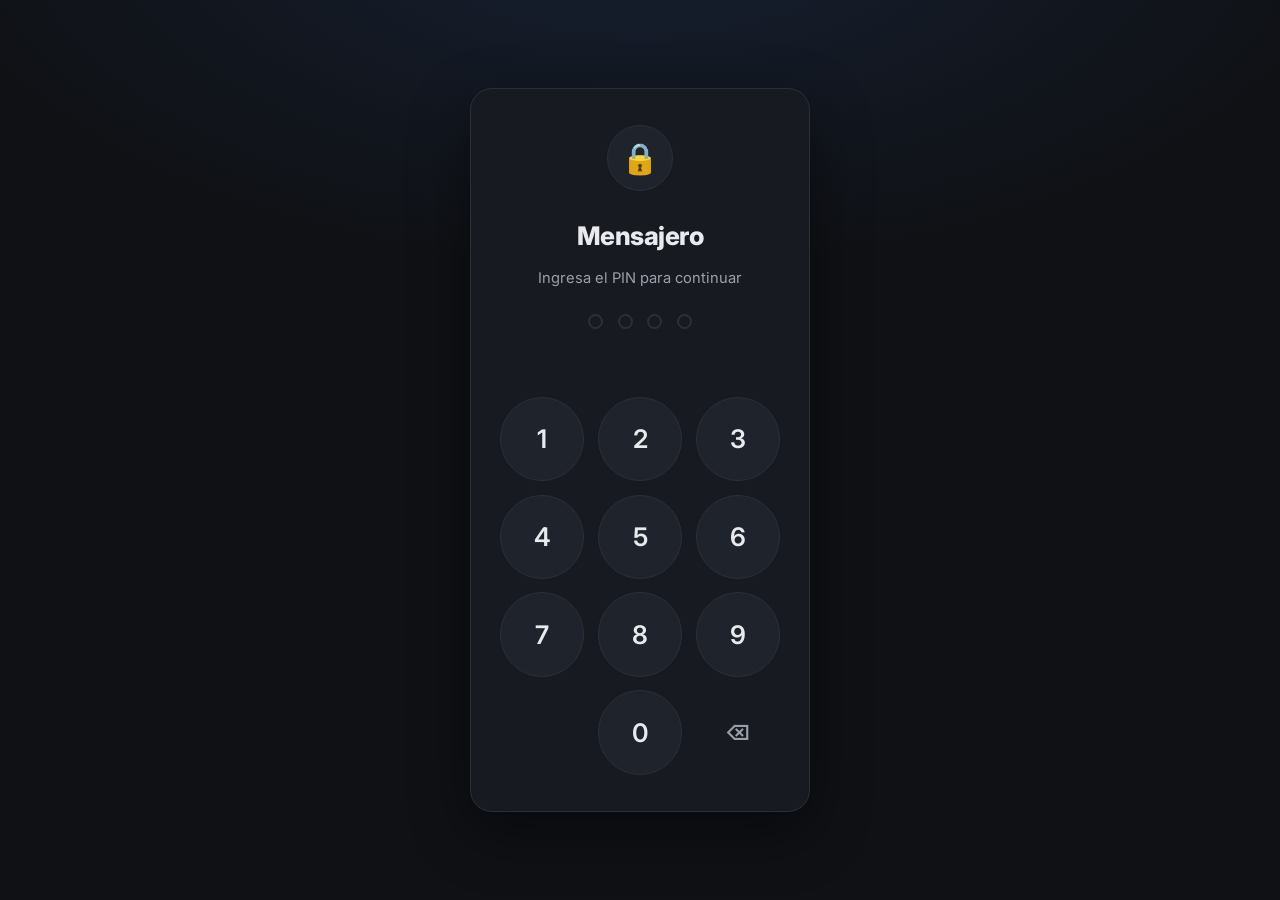
<file: index.html>
<!DOCTYPE html>
<html lang="es">
  <head>
    <meta charset="UTF-8" />
    <meta name="viewport" content="width=device-width, initial-scale=1.0" />
    <title>Mensajero</title>

    <link rel="preconnect" href="https://fonts.googleapis.com" />
    <link rel="preconnect" href="https://fonts.gstatic.com" crossorigin />
    <link
      href="https://fonts.googleapis.com/css2?family=Inter:wght@400;600;700;800&display=swap"
      rel="stylesheet"
    />
    <link rel="stylesheet" href="style.css" />
  </head>
  <body>
    <!-- ==================== Overlay de PIN ==================== -->
    <div id="pinOverlay" class="pin-overlay">
      <div class="pin-caja">
        <span class="pin-caja__icono">🔒</span>
        <h1 class="pin-caja__titulo">Mensajero</h1>
        <p class="pin-caja__subtitulo">Ingresa el PIN para continuar</p>

        <!-- Indicador visual de dígitos -->
        <div id="pinPuntos" class="pin-puntos">
          <span class="pin-punto"></span>
          <span class="pin-punto"></span>
          <span class="pin-punto"></span>
          <span class="pin-punto"></span>
        </div>

        <p id="pinError" class="pin-error"></p>

        <!-- Teclado numérico -->
        <div class="pin-teclado">
          <button class="pin-tecla" data-n="1">1</button>
          <button class="pin-tecla" data-n="2">2</button>
          <button class="pin-tecla" data-n="3">3</button>
          <button class="pin-tecla" data-n="4">4</button>
          <button class="pin-tecla" data-n="5">5</button>
          <button class="pin-tecla" data-n="6">6</button>
          <button class="pin-tecla" data-n="7">7</button>
          <button class="pin-tecla" data-n="8">8</button>
          <button class="pin-tecla" data-n="9">9</button>
          <span></span><!-- celda vacía para centrar el 0 -->
          <button class="pin-tecla" data-n="0">0</button>
          <button class="pin-tecla pin-tecla--borrar" id="pinBorrar">⌫</button>
        </div>
      </div>
    </div>

    <!-- ==================== Contenido principal (oculto hasta PIN correcto) ==================== -->
    <main id="contenidoPrincipal" class="inicio" style="display:none">
      <!-- Botón para cerrar sesión y volver a la pantalla del PIN -->
      <button id="btnLogout" class="inicio__logout" type="button">
        🔒 Cerrar sesión
      </button>

      <h1 class="inicio__titulo">Mensajero</h1>
      <p class="inicio__subtitulo">
        Escribe en un dispositivo y muéstralo en grande en otro, en tiempo real.
      </p>

      <div class="inicio__botones">
        <a class="tarjeta-rol" href="emisor.html">
          <span class="tarjeta-rol__icono">✍️</span>
          <span>Soy Emisor</span>
          <span class="tarjeta-rol__desc">Escribo el mensaje</span>
        </a>

        <a class="tarjeta-rol" href="receptor.html">
          <span class="tarjeta-rol__icono">📺</span>
          <span>Soy Receptor</span>
          <span class="tarjeta-rol__desc">Muestro el mensaje</span>
        </a>
      </div>
    </main>

    <script>
      // -----------------------------------------------------------------------
      //  PIN de acceso
      //  Se guarda en sessionStorage para que no pida el PIN en cada página
      //  dentro de la misma sesión del navegador, pero sí al abrir una
      //  nueva pestaña/ventana.
      //
      //  Nota de seguridad: en una app 100% estática el PIN vive en el código
      //  fuente y cualquiera que inspeccione el JS lo puede ver. Esta barrera
      //  detiene el acceso casual, no a alguien determinado a saltársela.
      // -----------------------------------------------------------------------

      // Hash SHA-256 del PIN "6927" generado offline.
      // Para cambiarlo: SHA-256("nuevo_pin") y reemplaza este valor.
      const PIN_HASH = "e04b14da018be71fa605fa5c8b38a8db00836c4bd09bcedb225ce071b36f98f3";

      // Función de hash SHA-256 usando la Web Crypto API nativa (sin librerías).
      async function sha256(texto) {
        const datos = new TextEncoder().encode(texto);
        const buffer = await crypto.subtle.digest("SHA-256", datos);
        return Array.from(new Uint8Array(buffer))
          .map((b) => b.toString(16).padStart(2, "0"))
          .join("");
      }

      const overlay   = document.getElementById("pinOverlay");
      const contenido = document.getElementById("contenidoPrincipal");
      const puntos    = document.querySelectorAll(".pin-punto");
      const errorEl   = document.getElementById("pinError");
      const borrarBtn = document.getElementById("pinBorrar");

      let entrada = "";
      const LONGITUD = 4;

      // Si ya autenticó en esta sesión, mostramos directamente el contenido.
      if (sessionStorage.getItem("msg_auth") === "1") {
        overlay.style.display = "none";
        contenido.style.display = "";
      }

      function actualizarPuntos() {
        puntos.forEach((p, i) => {
          p.classList.toggle("activo", i < entrada.length);
        });
      }

      async function verificarPin() {
        const hash = await sha256(entrada);
        if (hash === PIN_HASH) {
          sessionStorage.setItem("msg_auth", "1");
          overlay.style.display = "none";
          contenido.style.display = "";
        } else {
          // Sacudimos los puntos y mostramos error.
          const puntosEl = document.getElementById("pinPuntos");
          puntosEl.classList.add("shake");
          setTimeout(() => puntosEl.classList.remove("shake"), 450);
          errorEl.textContent = "PIN incorrecto. Intenta de nuevo.";
          entrada = "";
          actualizarPuntos();
        }
      }

      function agregarDigito(d) {
        if (entrada.length >= LONGITUD) return;
        errorEl.textContent = "";
        entrada += d;
        actualizarPuntos();
        if (entrada.length === LONGITUD) verificarPin();
      }

      // Teclado virtual
      document.querySelectorAll(".pin-tecla[data-n]").forEach((btn) => {
        btn.addEventListener("click", () => agregarDigito(btn.dataset.n));
      });

      // Borrar último dígito
      borrarBtn.addEventListener("click", () => {
        entrada = entrada.slice(0, -1);
        errorEl.textContent = "";
        actualizarPuntos();
      });

      // Teclado físico (para comodidad en desktop)
      document.addEventListener("keydown", (e) => {
        if (overlay.style.display === "none") return;
        if (/^[0-9]$/.test(e.key)) agregarDigito(e.key);
        if (e.key === "Backspace") {
          entrada = entrada.slice(0, -1);
          errorEl.textContent = "";
          actualizarPuntos();
        }
      });

      // -----------------------------------------------------------------------
      //  Cerrar sesión: borra la marca de autenticación y vuelve a pedir el PIN.
      // -----------------------------------------------------------------------
      document.getElementById("btnLogout").addEventListener("click", () => {
        sessionStorage.removeItem("msg_auth");
        entrada = "";
        actualizarPuntos();
        errorEl.textContent = "";
        contenido.style.display = "none";
        overlay.style.display = "";
      });
    </script>
  </body>
</html>
</file>
<file: style.css>
/* ==========================================================================
   Mensajero — estilos compartidos
   Diseño minimalista y moderno, responsive (celular y laptop).
   ========================================================================== */

/* -------- Variables de tema -------- */
:root {
  --bg: #0f1115;
  --bg-panel: #171a21;
  --bg-elev: #1f232c;
  --texto: #e8eaed;
  --texto-suave: #9aa0aa;
  --acento: #4f8cff;
  --acento-hover: #3d78e8;
  --borde: #2a2f3a;
  --ok: #35c15f;
  --error: #ff5c5c;
  --radio: 14px;
  --fuente: "Inter", system-ui, -apple-system, "Segoe UI", Roboto, Helvetica,
    Arial, sans-serif;
}

/* -------- Reset básico -------- */
* {
  box-sizing: border-box;
  margin: 0;
  padding: 0;
}

html,
body {
  height: 100%;
}

body {
  font-family: var(--fuente);
  background: var(--bg);
  color: var(--texto);
  -webkit-font-smoothing: antialiased;
  text-rendering: optimizeLegibility;
  line-height: 1.5;
}

/* ==========================================================================
   Overlay de PIN (index.html, emisor.html, receptor.html)
   ========================================================================== */
.pin-overlay {
  position: fixed;
  inset: 0;
  z-index: 999;
  background: radial-gradient(
      1200px 600px at 50% -10%,
      rgba(79, 140, 255, 0.12),
      transparent 60%
    ),
    var(--bg);
  display: flex;
  align-items: center;
  justify-content: center;
  padding: env(safe-area-inset-top, 0) 1.25rem env(safe-area-inset-bottom, 0);
  overflow: auto;
}

.pin-caja {
  display: flex;
  flex-direction: column;
  align-items: center;
  gap: 1.6rem;
  text-align: center;
  width: 100%;
  max-width: 340px;
  padding: 2.25rem 1.75rem;
  background: var(--bg-panel);
  border: 1px solid var(--borde);
  border-radius: 22px;
  box-shadow: 0 20px 60px rgba(0, 0, 0, 0.45);
}

.pin-caja__icono {
  display: flex;
  align-items: center;
  justify-content: center;
  width: 66px;
  height: 66px;
  font-size: 1.9rem;
  line-height: 1;
  background: var(--bg-elev);
  border: 1px solid var(--borde);
  border-radius: 50%;
}

.pin-caja__titulo {
  font-size: 1.6rem;
  font-weight: 800;
  letter-spacing: -0.02em;
  color: var(--texto);
  margin-bottom: -0.9rem;
}

.pin-caja__subtitulo {
  font-size: 0.92rem;
  color: var(--texto-suave);
}

/* Puntitos que representan los dígitos ingresados */
.pin-puntos {
  display: flex;
  gap: 0.9rem;
  justify-content: center;
}

.pin-punto {
  width: 15px;
  height: 15px;
  border-radius: 50%;
  border: 2px solid var(--borde);
  background: transparent;
  transition: background 0.15s ease, border-color 0.15s ease,
    transform 0.15s ease;
}

.pin-punto.activo {
  background: var(--acento);
  border-color: var(--acento);
  transform: scale(1.15);
  box-shadow: 0 0 0 4px rgba(79, 140, 255, 0.18);
}

/* Teclado numérico */
.pin-teclado {
  display: grid;
  grid-template-columns: repeat(3, 1fr);
  gap: 0.85rem;
  width: 100%;
  max-width: 280px;
}

.pin-tecla {
  aspect-ratio: 1 / 1;
  display: flex;
  align-items: center;
  justify-content: center;
  font-family: inherit;
  font-size: 1.6rem;
  font-weight: 600;
  background: var(--bg-elev);
  border: 1px solid var(--borde);
  border-radius: 50%;
  color: var(--texto);
  cursor: pointer;
  -webkit-tap-highlight-color: transparent;
  transition: background 0.12s ease, transform 0.08s ease,
    border-color 0.12s ease;
  user-select: none;
}

.pin-tecla:hover {
  background: #262b36;
  border-color: var(--acento);
}

.pin-tecla:active {
  transform: scale(0.9);
  background: var(--acento);
  border-color: var(--acento);
}

.pin-tecla--borrar {
  font-size: 1.3rem;
  color: var(--texto-suave);
  background: transparent;
  border-color: transparent;
}
.pin-tecla--borrar:hover {
  background: var(--bg-elev);
  border-color: var(--borde);
}

/* Mensaje de error */
.pin-error {
  font-size: 0.85rem;
  color: var(--error);
  min-height: 1.2em;
  transition: opacity 0.2s ease;
}

/* Animación de shake cuando el PIN es incorrecto */
@keyframes shake {
  0%, 100% { transform: translateX(0); }
  20%       { transform: translateX(-8px); }
  40%       { transform: translateX(8px); }
  60%       { transform: translateX(-5px); }
  80%       { transform: translateX(5px); }
}

.pin-puntos.shake {
  animation: shake 0.4s ease;
}

/* -------- Botón de cerrar sesión (en la página de elección) -------- */
.inicio__logout {
  position: fixed;
  top: 1rem;
  right: 1rem;
  display: inline-flex;
  align-items: center;
  gap: 0.4rem;
  font-family: inherit;
  font-size: 0.85rem;
  font-weight: 500;
  color: var(--texto-suave);
  background: var(--bg-panel);
  border: 1px solid var(--borde);
  border-radius: 999px;
  padding: 0.5rem 0.95rem;
  cursor: pointer;
  transition: color 0.15s ease, border-color 0.15s ease, background 0.15s ease;
}
.inicio__logout:hover {
  color: var(--texto);
  border-color: var(--error);
  background: var(--bg-elev);
}

/* ==========================================================================
   Página de bienvenida (index.html)
   ========================================================================== */
.inicio {
  min-height: 100dvh;
  display: flex;
  flex-direction: column;
  align-items: center;
  justify-content: center;
  gap: 2.5rem;
  padding: 1.5rem;
  text-align: center;
}

.inicio__titulo {
  font-size: clamp(2.5rem, 8vw, 4rem);
  font-weight: 800;
  letter-spacing: -0.03em;
  background: linear-gradient(120deg, var(--texto), var(--acento));
  -webkit-background-clip: text;
  background-clip: text;
  color: transparent;
}

.inicio__subtitulo {
  color: var(--texto-suave);
  font-size: clamp(1rem, 3vw, 1.2rem);
  max-width: 34ch;
  margin-top: -1.5rem;
}

.inicio__botones {
  display: flex;
  flex-wrap: wrap;
  gap: 1.25rem;
  justify-content: center;
  width: 100%;
  max-width: 640px;
}

/* Botón grande tipo tarjeta para elegir rol */
.tarjeta-rol {
  flex: 1 1 220px;
  display: flex;
  flex-direction: column;
  align-items: center;
  gap: 0.6rem;
  padding: 2rem 1.5rem;
  background: var(--bg-panel);
  border: 1px solid var(--borde);
  border-radius: var(--radio);
  color: var(--texto);
  text-decoration: none;
  font-size: 1.3rem;
  font-weight: 600;
  transition: transform 0.15s ease, border-color 0.15s ease,
    background 0.15s ease;
}

.tarjeta-rol:hover {
  transform: translateY(-4px);
  border-color: var(--acento);
  background: var(--bg-elev);
}

.tarjeta-rol__icono {
  font-size: 2.6rem;
  line-height: 1;
}

.tarjeta-rol__desc {
  font-size: 0.9rem;
  font-weight: 400;
  color: var(--texto-suave);
}

/* ==========================================================================
   Barra superior (emisor)
   ========================================================================== */
.barra {
  display: flex;
  align-items: center;
  justify-content: space-between;
  gap: 1rem;
  padding: 1rem 1.25rem;
  border-bottom: 1px solid var(--borde);
  background: var(--bg-panel);
}

.barra__titulo {
  display: flex;
  align-items: center;
  gap: 0.6rem;
  font-size: 1.1rem;
  font-weight: 700;
}

.barra__volver {
  color: var(--texto-suave);
  text-decoration: none;
  font-size: 1.4rem;
  line-height: 1;
}
.barra__volver:hover {
  color: var(--texto);
}

/* -------- Indicador de conexión -------- */
.estado {
  display: inline-flex;
  align-items: center;
  gap: 0.45rem;
  font-size: 0.8rem;
  color: var(--texto-suave);
  padding: 0.35rem 0.7rem;
  border: 1px solid var(--borde);
  border-radius: 999px;
  white-space: nowrap;
}

.estado__punto {
  width: 9px;
  height: 9px;
  border-radius: 50%;
  background: var(--texto-suave);
  transition: background 0.2s ease;
}

.estado.conectado .estado__punto {
  background: var(--ok);
  box-shadow: 0 0 0 3px rgba(53, 193, 95, 0.2);
}

.estado.desconectado .estado__punto {
  background: var(--error);
  box-shadow: 0 0 0 3px rgba(255, 92, 92, 0.2);
}

/* ==========================================================================
   Página Emisor (emisor.html)
   ========================================================================== */
.emisor {
  display: flex;
  flex-direction: column;
  min-height: 100dvh;
}

.emisor__cuerpo {
  flex: 1;
  display: flex;
  flex-direction: column;
  gap: 1rem;
  padding: 1.25rem;
  max-width: 800px;
  width: 100%;
  margin: 0 auto;
}

.emisor__textarea {
  flex: 1;
  min-height: 45vh;
  width: 100%;
  resize: vertical;
  padding: 1.25rem;
  font-family: inherit;
  font-size: clamp(1.1rem, 4vw, 1.6rem);
  line-height: 1.4;
  color: var(--texto);
  background: var(--bg-panel);
  border: 1px solid var(--borde);
  border-radius: var(--radio);
  outline: none;
  transition: border-color 0.15s ease;
}

.emisor__textarea:focus {
  border-color: var(--acento);
}

.emisor__textarea::placeholder {
  color: var(--texto-suave);
}

.emisor__pie {
  display: flex;
  align-items: center;
  justify-content: space-between;
  gap: 1rem;
  flex-wrap: wrap;
}

.contador {
  font-size: 0.85rem;
  color: var(--texto-suave);
}

/* -------- Botones -------- */
.boton {
  font-family: inherit;
  font-size: 1rem;
  font-weight: 600;
  padding: 0.75rem 1.5rem;
  border: 1px solid var(--borde);
  border-radius: 10px;
  background: var(--bg-elev);
  color: var(--texto);
  cursor: pointer;
  transition: background 0.15s ease, border-color 0.15s ease,
    transform 0.1s ease;
}
.boton:hover {
  border-color: var(--acento);
}
.boton:active {
  transform: scale(0.97);
}

.boton--peligro:hover {
  border-color: var(--error);
  color: var(--error);
}

/* ==========================================================================
   Página Receptor (receptor.html)
   ========================================================================== */
.receptor {
  position: fixed;
  inset: 0;
  display: flex;
  align-items: center;
  justify-content: center;
  padding: 4vmin;
  background: #000;
  color: #fff;
  text-align: center;
  cursor: default;
  overflow: hidden;
}

.receptor__texto {
  /* inline-block: el elemento se ajusta al ancho real del texto, no al 100%.
     Así el auto-ajuste por JS puede medir correctamente y agrandar la fuente. */
  display: inline-block;
  max-width: 94vw;
  /* El tamaño base lo ajusta el JS; clamp() sirve de respaldo. */
  font-size: clamp(2rem, 12vw, 16rem);
  font-weight: 700;
  line-height: 1.1;
  letter-spacing: -0.02em;
  word-break: break-word;
  overflow-wrap: break-word;
  white-space: pre-wrap;
  transition: font-size 0.1s ease;
}

/* Estado de espera (sin mensaje) */
.receptor__texto.esperando {
  font-size: clamp(1rem, 4vw, 2rem) !important;
  font-weight: 400;
  color: #5a5a5a;
  letter-spacing: 0;
}

/* Botón discreto de pantalla completa en el receptor */
.receptor__fs {
  position: fixed;
  bottom: 1rem;
  right: 1rem;
  background: rgba(255, 255, 255, 0.06);
  border: 1px solid rgba(255, 255, 255, 0.12);
  color: rgba(255, 255, 255, 0.6);
  font-size: 0.8rem;
  padding: 0.5rem 0.9rem;
  border-radius: 8px;
  cursor: pointer;
  opacity: 0.4;
  transition: opacity 0.2s ease;
}
.receptor__fs:hover {
  opacity: 1;
}
</file>
